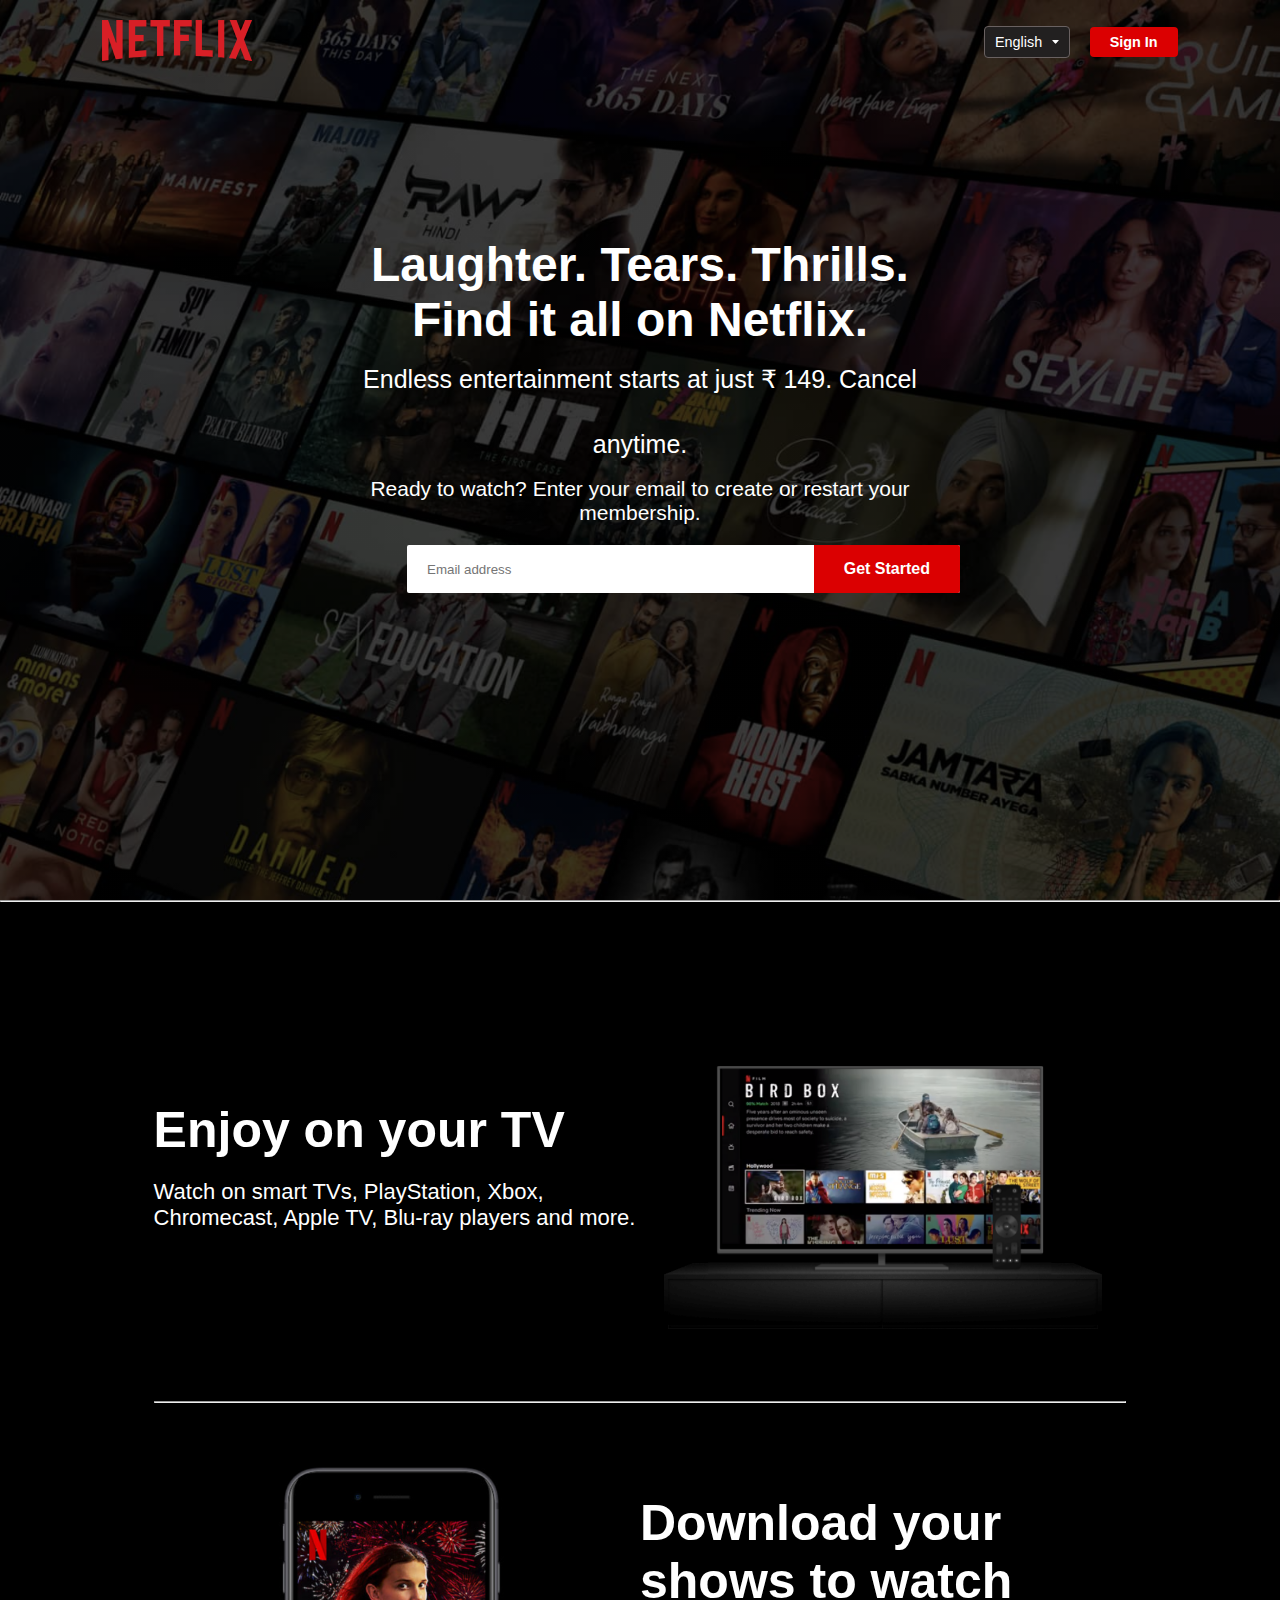
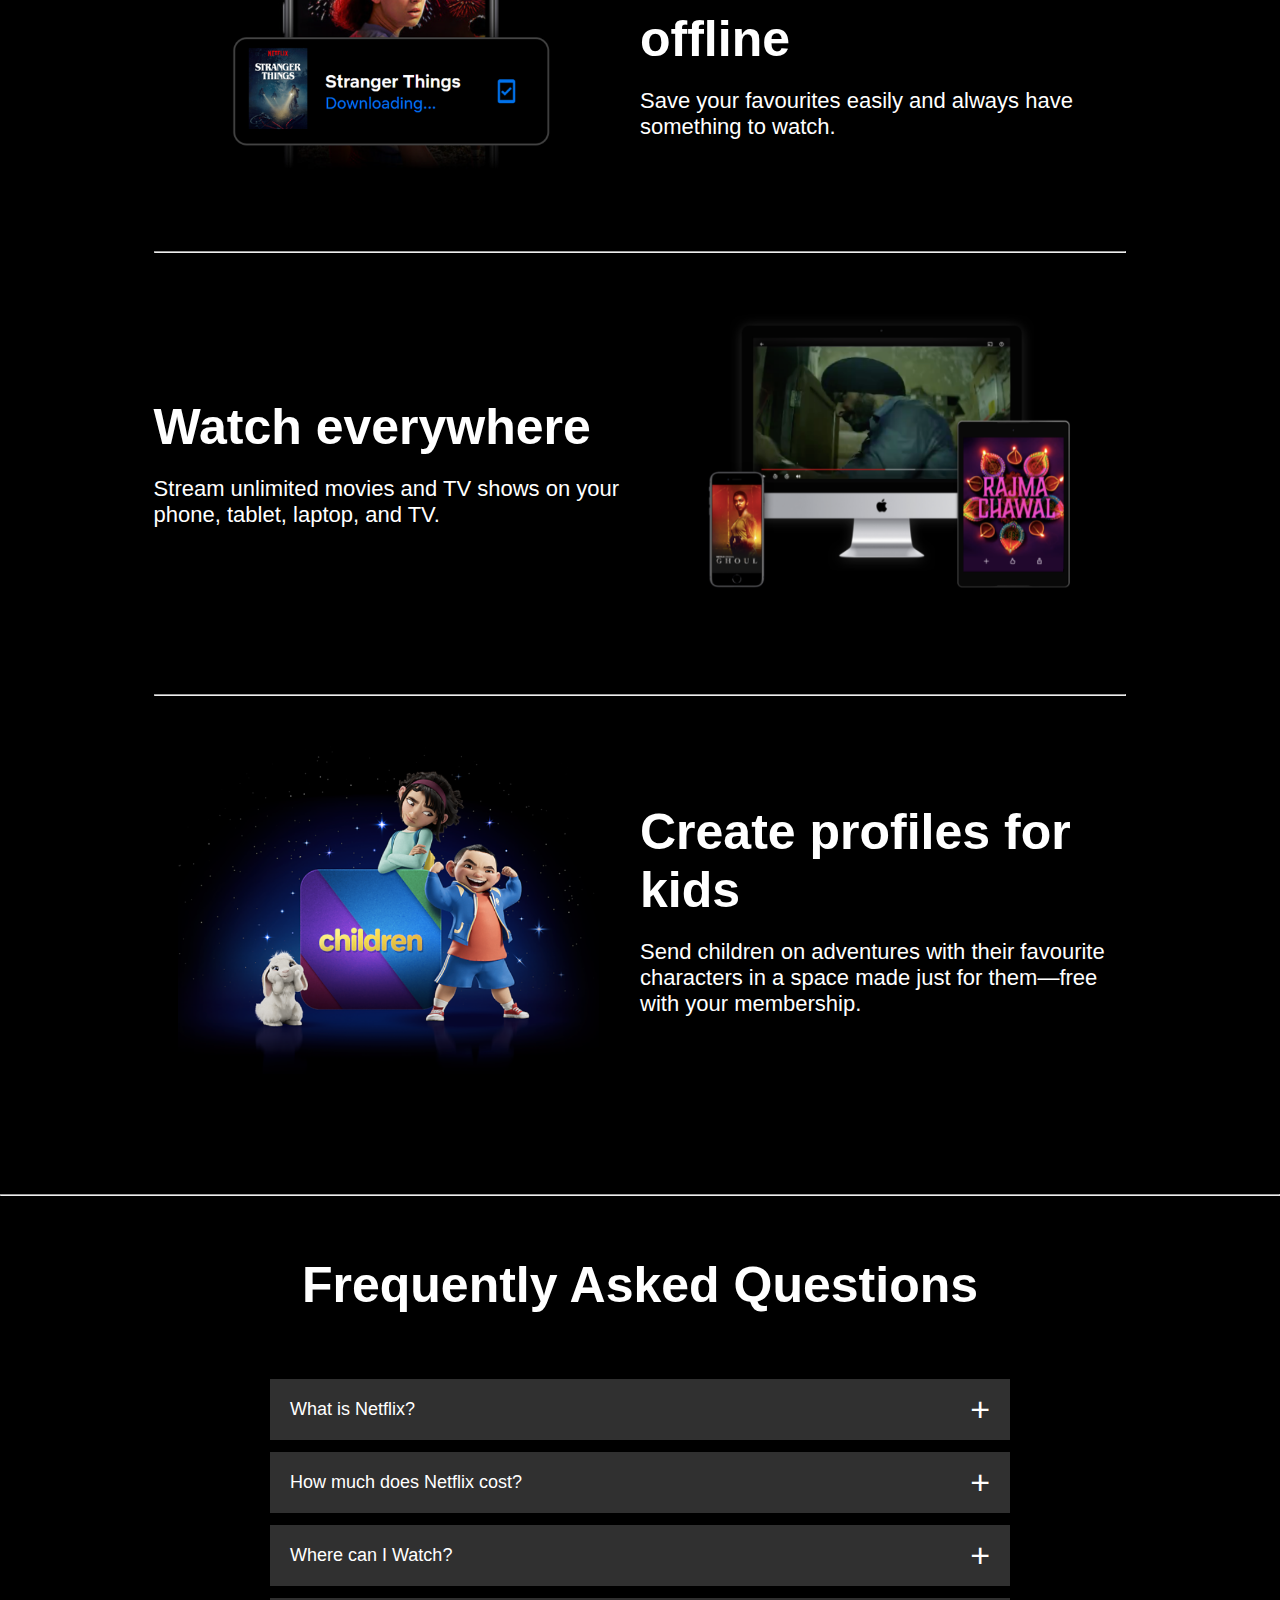
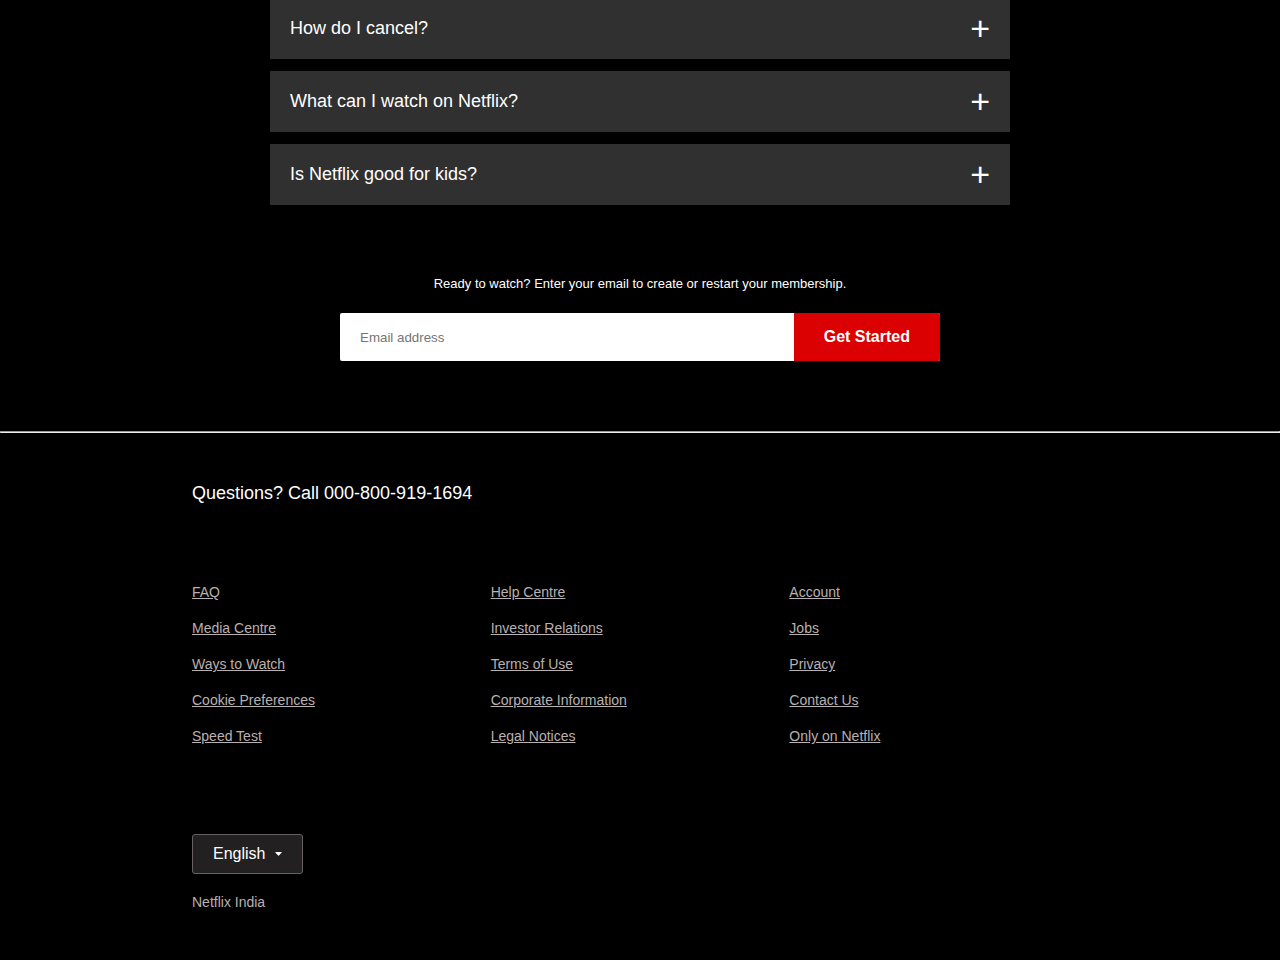
<file: Homepage of Netflix/index.html>
<!DOCTYPE html>
<html>
  <head>
    <meta name="viewport" content="width=device-width, initial-scale=1.0" />
    <title>Netflix India</title>
    <link rel="stylesheet" href="style.css" />
  </head>
  <body>
    <div class="header">
      <nav>
        <abrr title="Netflix"><img src="images/logo.png" class="logo" /></abrr>
        <div>
          <abbr title="Language"
            ><button class="language-btn">
              <big>English</big><img src="images/down-icon.png" /></button
          ></abbr>
          <abrr title="Sign In"
            ><button class="sign-btn">
              <big><b>Sign In</b></big>
            </button></abrr
          >
        </div>
      </nav>
      <div class="header-content">
        <h1>Laughter. Tears. Thrills. Find it all on Netflix.</h1>
        <p class="content1">
          Endless entertainment starts at just ₹ 149. Cancel anytime.
        </p>
        <p class="content2">
          Ready to watch? Enter your email to create or restart your membership.
        </p>
        <form class="email-signup">
          <input type="email" placeholder="Email address" required />
          <button type="submit"><b>Get Started</b></button>
        </form>
      </div>
    </div>
    <hr />

    <div class="features">
      <div class="row">
        <div class="text-col">
          <h2>Enjoy on your TV</h2>
          <p>
            Watch on smart TVs, PlayStation, Xbox, Chromecast, Apple TV, Blu-ray
            players and more.
          </p>
        </div>
        <div class="img-col">
          <img src="images/feature-1.png" />
        </div>
      </div>
      <hr />
      <div class="row">
        <div class="img-col">
          <img src="images/feature-2.png" />
        </div>
        <div class="text-col">
          <h2><b>Download your shows to watch offline</b></h2>
          <p>Save your favourites easily and always have something to watch.</p>
        </div>
      </div>
      <hr />
      <div class="row">
        <div class="text-col">
          <h2>Watch everywhere</h2>
          <p>
            Stream unlimited movies and TV shows on your phone, tablet, laptop,
            and TV.
          </p>
        </div>
        <div class="img-col">
          <img src="images/feature-3.png" />
        </div>
      </div>
      <hr />
      <div class="row">
        <div class="img-col">
          <img src="images/feature-4.png" />
        </div>
        <div class="text-col">
          <h2>Create profiles for kids</h2>
          <p>
            Send children on adventures with their favourite characters in a
            space made just for them—free with your membership.
          </p>
        </div>
      </div>
    </div>
    <hr />

    <div class="faq">
      <h2>Frequently Asked Questions</h2>
      <ul class="accordion">
        <li>
          <input type="radio" name="accordion" id="first" />
          <label for="accordion">What is Netflix?</label>
          <div class="content">
            <p>
              Netflix is a streaming service that offers a wide variety of
              award-winning TV shows, movies, anime, documentaries and more - on
              thousands of internet-connected devices.<br />
              You can watch as much as you want, whenever you want, without a
              single ad - all for one low monthly price. There's always
              something new to discover, and new TV shows and movies are added
              every week!
            </p>
          </div>
        </li>
        <li>
          <input type="radio" name="accordion" id="second" />
          <label for="accordion">How much does Netflix cost?</label>
          <div class="content">
            <p>
              Watch Netflix on your smartphone, tablet, Smart TV, laptop, or
              streaming device, all for one fixed monthly fee. Plans range from
              ₹ 149 to ₹ 649 a month. No extra costs, no contracts.
            </p>
          </div>
        </li>
        <li>
          <input type="radio" name="accordion" id="third" />
          <label for="accordion">Where can I Watch?</label>
          <div class="content">
            <p>
              Watch anywhere, anytime. Sign in with your Netflix account to
              watch instantly on the web at netflix.com from your personal
              computer or on any internet-connected device that offers the
              Netflix app, including smart TVs, smartphones, tablets, streaming
              media players and game consoles.<br />
              You can also download your favourite shows with the iOS, Android,
              or Windows 10 app. Use downloads to watch while you're on the go
              and without an internet connection. Take Netflix with you
              anywhere.
            </p>
          </div>
        </li>
        <li>
          <input type="radio" name="accordion" id="fourth" />
          <label for="accordion">How do I cancel?</label>
          <div class="content">
            <p>
              Netflix is flexible. There are no annoying contracts and no
              commitments. You can easily cancel your account online in two
              clicks. There are no cancellation fees - start or stop your
              account anytime.
            </p>
          </div>
        </li>
        <li>
          <input type="radio" name="accordion" id="fifth" />
          <label for="accordion">What can I watch on Netflix?</label>
          <div class="content">
            <p>
              Netflix has an extensive library of feature films, documentaries,
              TV shows, anime, award-winning Netflix originals, and more. Watch
              as much as you want, anytime you want.
            </p>
          </div>
        </li>
        <li>
          <input type="radio" name="accordion" id="sixth" />
          <label for="accordion">Is Netflix good for kids?</label>
          <div class="content">
            <p>
              The Netflix Kids experience is included in your membership to give
              parents control while kids enjoy family-friendly TV shows and
              films in their own space.<br />
              Kids profiles come with PIN-protected parental controls that let
              you restrict the maturity rating of content kids can watch and
              block specific titles you don't want kids to see.
            </p>
          </div>
        </li>
      </ul>
      <small>
        Ready to watch? Enter your email to create or restart your membership.
        <form class="email-signup">
          <input type="email" placeholder="Email address" required />
          <button type="submit"><b>Get Started</b></button>
        </form>
      </small>
    </div>
    <hr />
    <div class="footer">
      <h2>Questions? Call 000-800-919-1694</h2>
      <div class="row">
        <div class="col">
          <a href="#">FAQ</a>
          <a href="#">Media Centre</a>
          <a href="#">Ways to Watch</a>
          <a href="#">Cookie Preferences</a>
          <a href="#">Speed Test</a>
        </div>
        <div class="col">
          <a href="#">Help Centre</a>
          <a href="#">Investor Relations</a>
          <a href="#">Terms of Use</a>
          <a href="#">Corporate Information</a>
          <a href="#">Legal Notices</a>
        </div>
        <div class="col">
          <a href="#">Account</a>
          <a href="#">Jobs</a>
          <a href="#">Privacy</a>
          <a href="#">Contact Us</a>
          <a href="#">Only on Netflix</a>
        </div>
      </div>
      <abbr title="Language"
      ><button class="language-btn">
        <big>English</big><img src="images/down-icon.png" /></button
    ></abbr>
    <p class="copyryt">Netflix India</p>
    </div>
  </body>
</html>
</file>
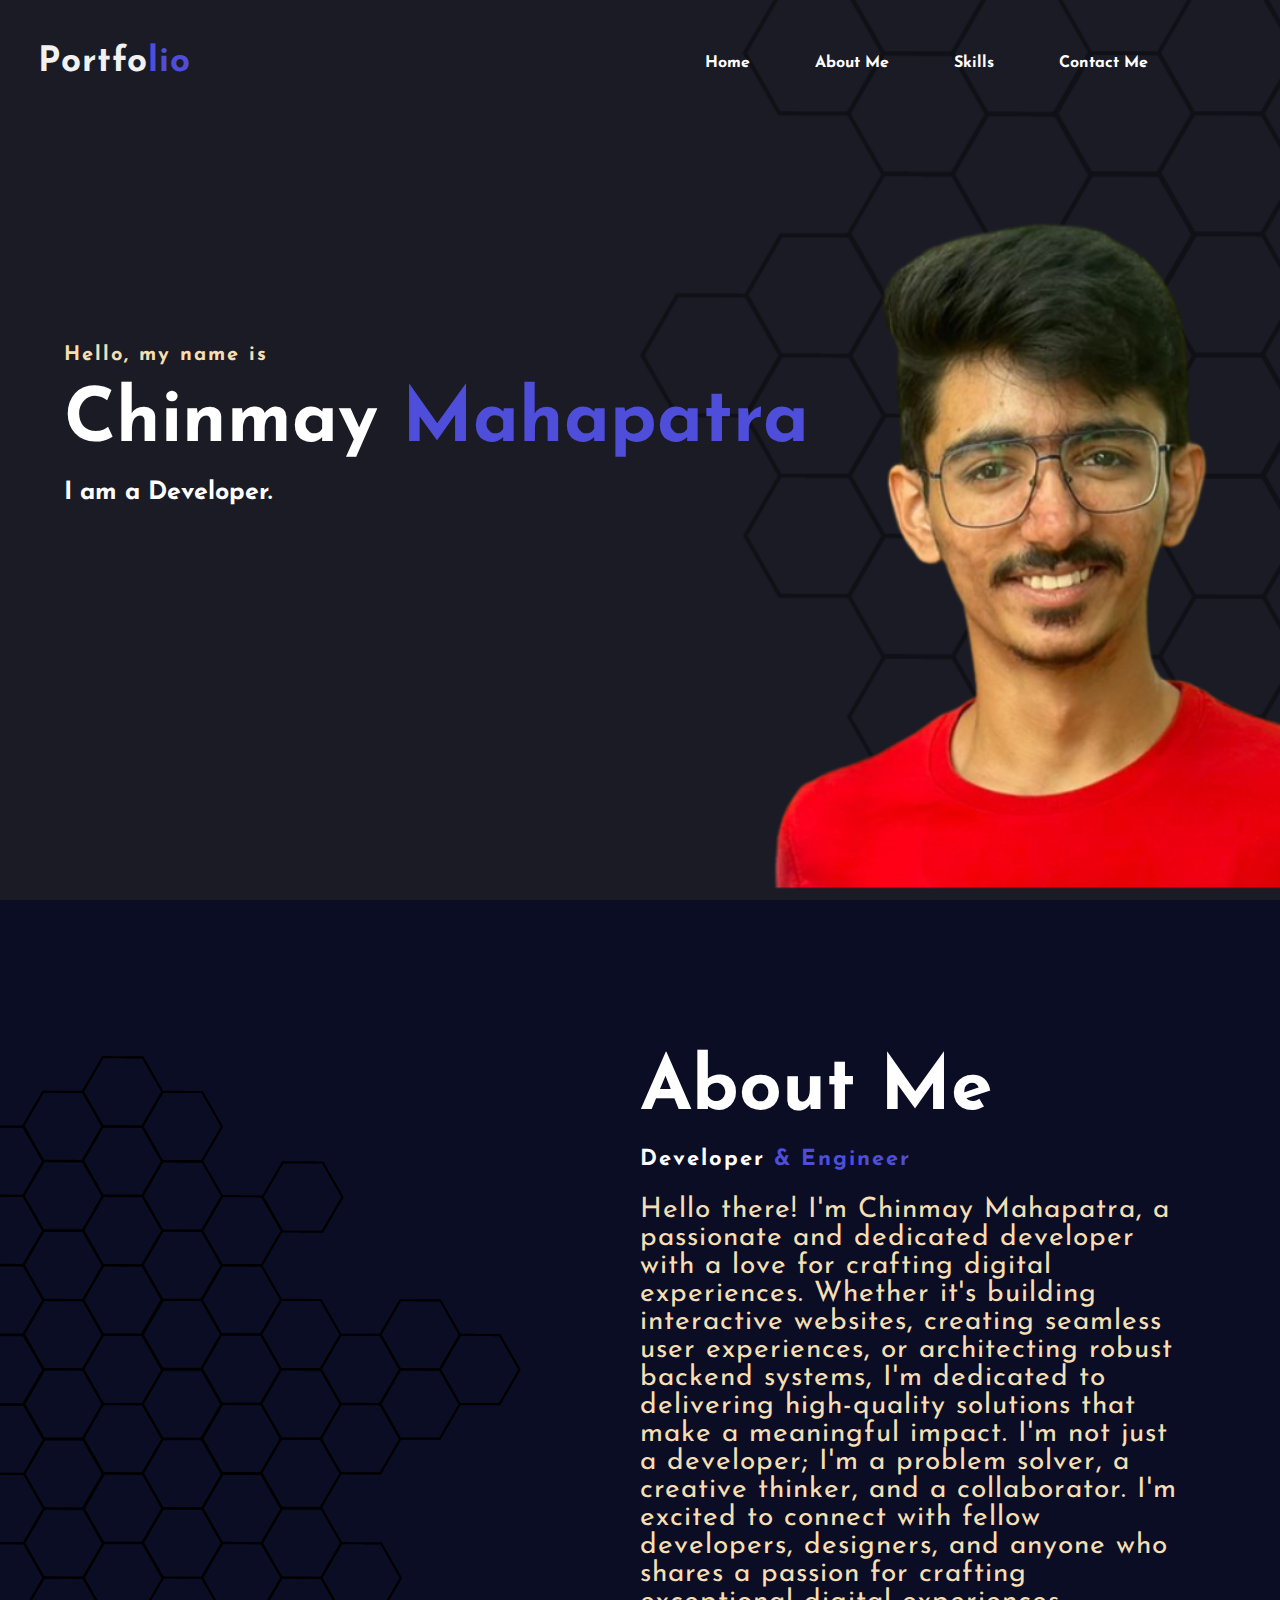
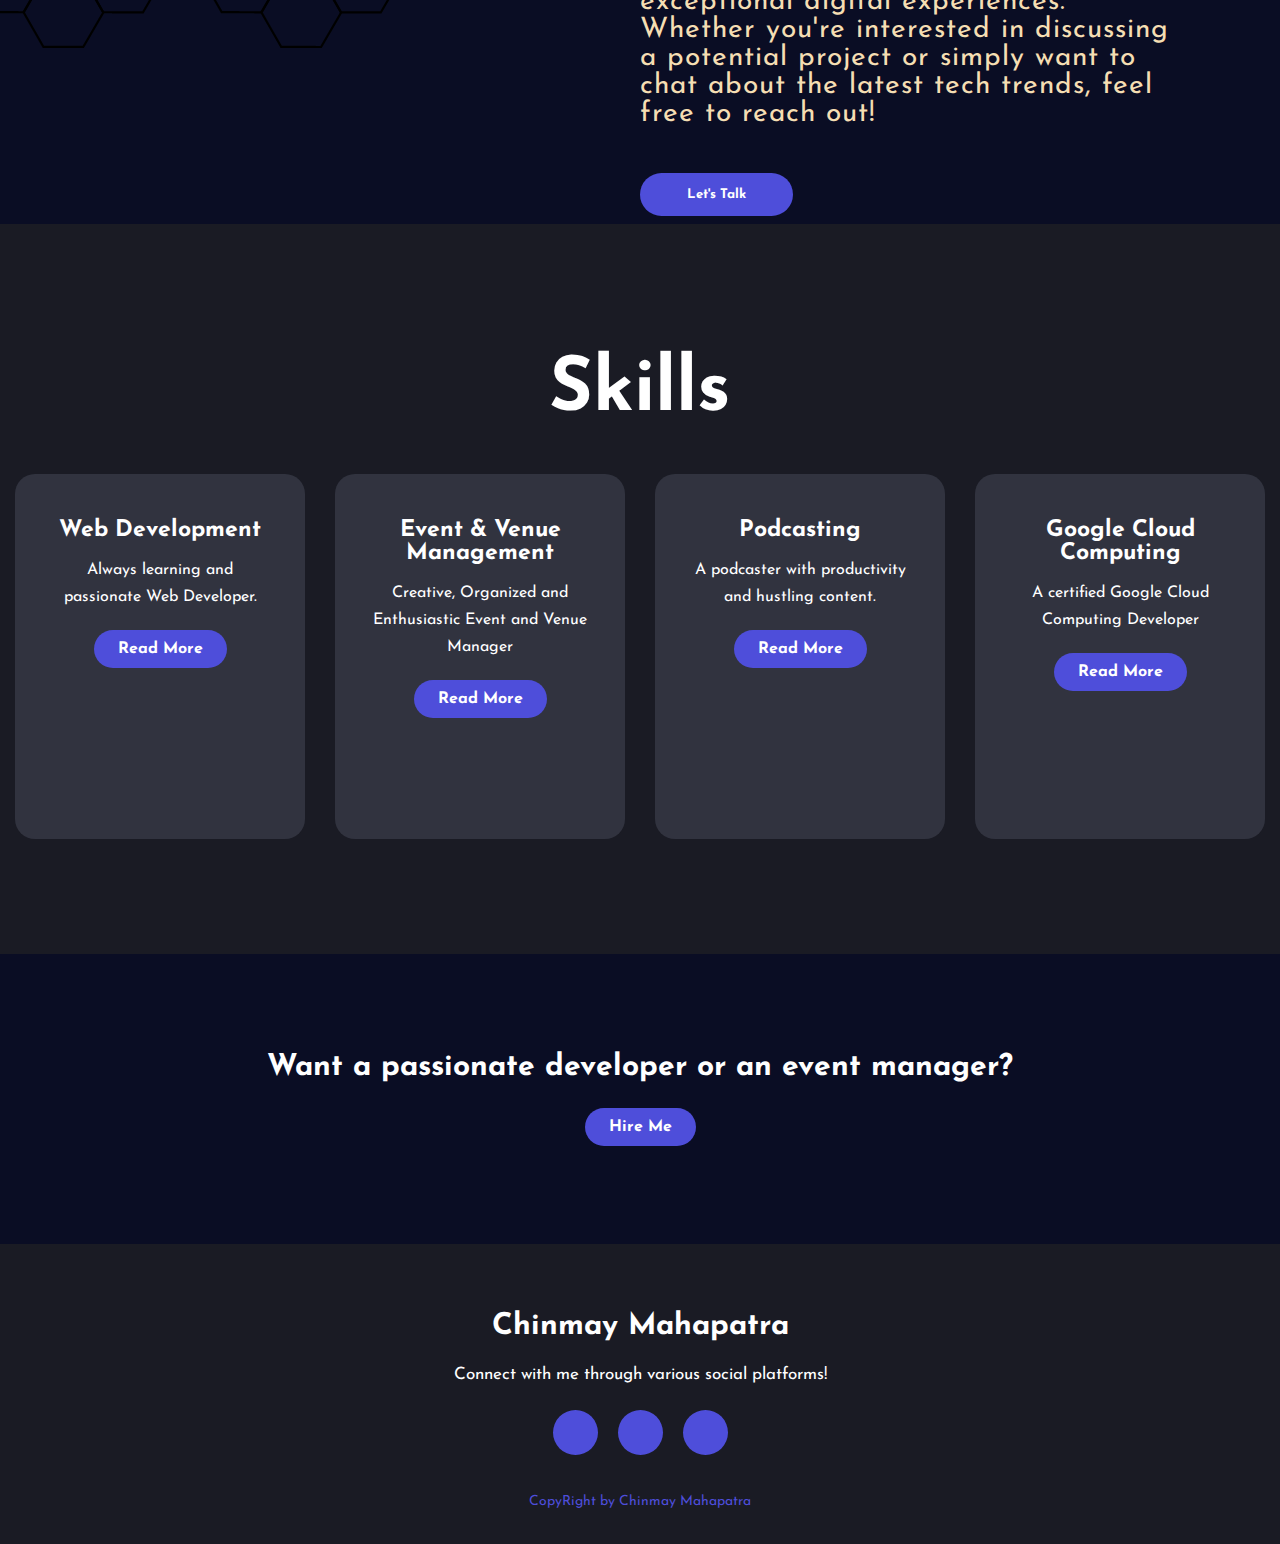
<file: Portfolio Website/index.html>
<!DOCTYPE html>
<html>
    <head>
        <title>Chinmay Mahapatra</title>
        <link rel="stylesheet" type="text/css" href="style.css">

        <link rel="preconnect" href="https://fonts.googleapis.com">
        <link href="https://fonts.googleapis.com/css2?family=Josefin+Sans:wght@300&display=swap" rel="stylesheet">

        <link rel="stylesheet" href="https://cdnjs.cloudflare.com/ajax/libs/font-awesome/6.4.2/css/all.min.css" integrity="sha512-z3gLpd7yknf1YoNbCzqRKc4qyor8gaKU1qmn+CShxbuBusANI9QpRohGBreCFkKxLhei6S9CQXFEbbKuqLg0DA==" crossorigin="anonymous" referrerpolicy="no-referrer" />
    </head>
    <body>
        <div class="main">
            <nav>
                <h2 class="logo">Portfo<span>lio</span></h2>
                <ul>
                    <li><a href='#'>Home</a></li>
                    <li><a href='#'>About Me</a></li>
                    <li><a href='#'>Skills</a></li>
                    <li><a href='#'>Contact Me</a></li>
                </ul>
            </nav>
            <div class="content">
                <h4>Hello, my name is</h4>
                <h1>Chinmay <span>Mahapatra</span></h3>
                <h3>I am a Developer.</h3>
            </div>
        </div>

        <section class="about">
            <div class="main2">
                <img src="images/section_main2.png">
                <div class="about-text">
                    <h2>About Me</h2>
                    <h5>Developer <span>& Engineer</span></h5>
                    <p>Hello there! I'm Chinmay Mahapatra, a passionate and dedicated developer with a love for crafting digital experiences. Whether it's building interactive websites, creating seamless user experiences, or architecting robust backend systems, I'm dedicated to delivering high-quality solutions that make a meaningful impact. I'm not just a developer; I'm a problem solver, a creative thinker, and a collaborator. I'm excited to connect with fellow developers, designers, and anyone who shares a passion for crafting exceptional digital experiences. Whether you're interested in discussing a potential project or simply want to chat about the latest tech trends, feel free to reach out!</p>
                    <button type="button">Let's Talk</button>
                </div>
            </div>
        </section>

        <div class="service">
            <div class="title">
                <h2>Skills</h2>
            </div>
            <div class="box">
                <div class="card">
                    <i class="fa-solid fa-code"></i>
                    <h5>Web Development</h5>
                    <div class="pra">
                        <p>Always learning and passionate Web Developer.</p>

                        <p style="text-align: center;">
                            <a class="button" href="#">Read More</a>
                        </p>
                    </div>
                </div>
                <div class="card">
                    <i class="fa-solid fa-calendar-days"></i>
                    <h5>Event & Venue Management</h5>
                    <div class="pra">
                        <p>Creative, Organized and Enthusiastic Event and Venue Manager</p>

                        <p style="text-align: center;">
                            <a class="button" href="#">Read More</a>
                        </p>
                    </div>
                </div>
                <div class="card">
                    <i class="fa-solid fa-podcast"></i>
                    <h5>Podcasting</h5>
                    <div class="pra">
                        <p>A podcaster with productivity and hustling content.</p>

                        <p style="text-align: center;">
                            <a class="button" href="#">Read More</a>
                        </p>
                    </div>
                </div>
                <div class="card">
                    <i class="fa-brands fa-google"></i>
                    <h5>Google Cloud Computing</h5>
                    <div class="pra">
                        <p>A certified Google Cloud Computing Developer</p>

                        <p style="text-align: center;">
                            <a class="button" href="#">Read More</a>
                        </p>
                    </div>
                </div>
            </div>
        </div>

        <div class="Contact-me">
            <p>Want a passionate developer or an event manager?</p>
            <a class="button-two" href="#">Hire Me</a>
        </div>

        <footer>
            <p>Chinmay Mahapatra</p>
            <p>Connect with me through various social platforms!</p>
            <div class="social">
                <a href="https://www.threads.net/@ambition_on_fleek_01" target="_blank"><i class="fa-brands fa-threads"></i></a>
                <a href="https://instagram.com/ambition_on_fleek_01?igshid=NjIwNzIyMDk2Mg==" target="blank"><i class="fa-brands fa-instagram"></i></a>
                <a href="https://www.linkedin.com/in/chinmay-mahapatra-3b2551213/" target="_blank"><i class="fa-brands fa-linkedin"></i></a>
            </div>
            <p class="end">CopyRight by Chinmay Mahapatra</p>
        </footer>
    </body>
</html>
</file>
<file: Homepage of Netflix/style.css>
*{
    margin: 0;
    padding: 0;
    font-family: 'Poppins', sans-serif;
    box-sizing: border-box;
}

body{
    background: black;
    color: #fff;
}

.header{
    width: 100%;
    height: 100vh;
    background-image: linear-gradient(rgba(0,0,0,0.7),rgba(0,0,0,0.7)), url(images/header-image.png);
    background-size: cover;
    background-position: center;
    padding: 10px 8%;
    position: relative;
}

nav{
    display: flex;
    align-items: center;
    justify-content: space-between;
    padding: 10px 0;
}

.logo{
    width: 150px;
    cursor: pointer;
}

nav button{
    border: 0;
    outline: 0;
    background: #db0001;
    color: #fff;
    padding: 7px 20px;
    font-size: 12px;
    border-radius: 4px;
    margin-left: 15px;
    cursor: pointer;
}

.language-btn{
    display: inline-flex;
    text-decoration: solid;
    align-items: center;
    background: rgb(34, 32, 32);
    border: 1px solid #696161;
    padding: 7px 10px;
}

.language-btn img{
    width: 7px;
    margin-left: 10px;
}

.sign-btn:hover {
    transition: 0.3s;
    background-color: #b91818;
}

.header-content{
    text-align: center;
    position: absolute;
    top: 35%;
    left: 50%;
    transform: translate(-50%, -50%);
    margin-top: 100px;
}

.header-content h1{
    font-size: 3rem;
    font-weight: 900;
}

.content1{
    font-size: 25px;
    line-height: 65px;
}

.content2{
    font-size: 21px;
}

.email-signup{
    background: #fff;
    border-radius: 2px;
    display: flex;
    align-items: center;
    margin-left: 87px;
    margin-top: 20px;
    max-width: 600px;
    overflow: hidden;
}

.email-signup input{
    flex: 1;
    border: 0;
    outline: 0;
    margin-left: 20px;
}

.email-signup button{
    background: #db0001;
    border: 0;
    outline: 0;
    color: #fff;
    font-size: 16px;
    cursor: pointer;
    padding: 15px 30px;
}

.email-signup button:hover{
    transition: 0.3s;
    background-color: #b91818;
}

.features{
    padding: 50px 12%;
    font-size: 22px;
}

.row{
    display: flex;
    width: 100%;
    align-items: center;
    flex-wrap: wrap;
    padding: 50px 0;
}

.text-col{
    flex-basis: 50%;
    margin-bottom: 20px;
}

.features h2{
    font-weight: 600;
    font-size: 50px;
    margin-bottom: 20px;
}

.img-col{
    flex-basis: 50%;
    margin-bottom: 20px;
}

.img-col img{
    display: block;
    width: 90%;
    margin: auto;
}

.faq{
    padding: 10px 12%;
    text-align: center;
    font-size: 18px;
}

.faq h2{
    text-align: center;
    margin-top: 50px;
    font-size: 50px;
}
.accordion{
    margin: 60px auto;
    width: 100%;
    max-width: 750px;
}
.accordion li{
    list-style: none;
    width: 100%;
    padding: 5px;
}
.accordion li label{
    display: flex;
    align-items: center;
    padding: 20px;
    font-size: 18px;
    font-weight: 500;
    background: #303030;
    margin-bottom: 2px;
    cursor: pointer;
    position: relative;
}
label::after{
    content: '+';
    font-size: 34px;
    position: absolute;
    right: 20px;
    transition: transform 0.5s;
}
input[type="radio"]{
    display: none;
}
.accordion .content{
    background: #303030;
    text-align: left;
    padding: 0 20px;
    max-height: 0;
    overflow: hidden;
}
.faq .email-signup{
    max-width: 600px;
    margin: 20px auto 60px;
}
.faq small{
    font-size: 13px;
}

.footer{
    padding: 50px 15% 10px;
}

.footer small{
    font-size: 15px;
    margin-bottom: 30px;
}

.footer h2{
    font-size: 18px;
    font-weight: 400;
    margin-bottom: 30px;
}
.footer .col{
    flex-basis: 25%;
    flex-grow: 1;
    margin-bottom: 20px;
}
.footer .col a{
    display: block;
    text-decoration: underline;
    color: #b9b1b1;
    font-size: 14px;
    margin-bottom: 20px;
}
.footer row{
    align-items: flex-start;
    padding: 10px 0;
}

.footer .language-btn{
    color: #fff;
    padding: 10px 20px;
    border-radius: 3px;
}
.copyryt{
    font-size: 14px;
    margin-top: 20px;
    color: #b9b1b1;
    margin-bottom: 40px;
}
</file>
<file: Portfolio Website/style.css>
*{
    padding:0;
    margin: 0;
    font-family: 'Josefin Sans', sans-serif;
    box-sizing: border-box;
}
.main{
    height: 100vh;
    width: 100%;
    background-image: url(images/Untitled\ design\ \(22\).png);
    background-size: cover;
    background-position: center;
}
nav{
    display: flex;
    align-items: center;
    justify-content: space-between;
    padding-top: 45px;
    padding-left: 3%;
    padding-right: 8%;
}
.logo{
    color: rgb(241, 241, 241);
    font-size: 35px;
    letter-spacing: 1px;
    cursor: pointer;
}
span{
    color: rgb(78, 78, 218);
}
nav ul li{
    list-style-type: none;
    display: inline-block;
    padding: 5px 30px;
}
nav ul li a{
    color: white;
    text-decoration: none;
    font-weight: bold;
    text-transform: capitalize;
}
nav ul li a:hover{
    color: rgb(78, 78, 218);
    transition: 0.3s;
}
.content{
    position: absolute;
    top: 50%;
    left: 5%;
    transform: translateY(-50%);
}
h1{
    color:white;
    margin: 20px 0px 20px;
    font-size: 75px;
}
h3{
    color: white;
    font-size: 25px;
    margin-bottom: 50px;
}
h4{
    color: wheat;
    letter-spacing: 2px;
    font-size: 20px;
}
.about{
    width: 100%;
    padding: 100px 0px;
    background-color: #0a0d24;
}
.about-text{
    width: 550px;
    position: absolute;
    top: 117%;
    left: 50%;
}
.about-text h2{
    color: white;
    font-size: 75px;
    text-transform: capitalize;
    margin-bottom: 20px;
}
.about-text h5{
    color: white;
    letter-spacing: 2px;
    font-size: 22px;
    margin-bottom: 25px;
    text-transform: capitalize;
}
.about-text p{
    color: wheat;
    letter-spacing: 1px;
    line-height: 28px;
    font-size: 28px;
    margin-bottom: 45px;
}
button{
    background-color: rgb(78, 78, 218);
    color: white;
    text-decoration: none;
    border: 2px solid transparent;
    font-weight: bold;
    padding: 13px 45px;
    border-radius: 30px;
    transition: .3s;
}
button:hover{
    background-color: transparent;
    border: 2px solid rgb(78, 78, 218);
    cursor: pointer;
}
.service{
    background: #1a1b24;
    width: 100%;
    padding: 100px 0px;
}
.title h2{
    color: white;
    font-size: 75px;
    width: 1130px;
    margin: 30px auto;
    text-align: center;
}
.box{
    display: flex;
    justify-content: center;
    align-items: center;
    min-width: 400px;
}
.card{
    height: 365px;
    width: 335px;
    padding: 20px 35px;
    background: #31333f;
    border-radius: 20px;
    margin: 15px;
    position: relative;
    overflow: hidden;
    text-align: center;
}
.card i{
    font-size: 50px;
    display: block;
    text-align: center;
    margin: 25px 0px;
    color: rgb(78, 78, 218);
}
h5{
    color: white;
    font-size: 23px;
    margin-bottom: 15px;
}
.pra p{
    color: white;
    font-size: 16px;
    line-height: 27px;
    margin-bottom: 25px;
}
.card .button{
    background-color: rgb(78, 78, 218);
    color: white;
    text-decoration: none;
    border: 2px solid transparent;
    font-weight: bold;
    padding: 9px 22px;
    border-radius: 30px;
    transition: .3s;
}
.card .button:hover{
    background-color: transparent;
    border: 2px solid rgb(78, 78, 218);
    cursor: pointer;
}
.Contact-me{
    width: 100%;
    height: 290px;
    background: #0a0d24;
    display: flex;
    align-items: center;
    flex-direction: column;
    justify-content: center;
}
.Contact-me p{
    color: white;
    font-size: 30px;
    font-weight: bold;
    margin-bottom: 25px;
}
.Contact-me .button-two{
    background-color: rgb(78, 78, 218);
    color: white;
    text-decoration: none;
    border: 2px solid transparent;
    font-weight: bold;
    padding: 9px 22px;
    border-radius: 30px;
    transition: .3s;
}
.Contact-me .button-two:hover{
    background-color: transparent;
    border: 2px solid rgb(78, 78, 218);
    cursor: pointer;
}
footer{
    position: relative;
    width: 100%;
    height: 300px;
    background: #1a1b24;
    display: flex;
    flex-direction: column;
    align-items: center;
    justify-content: center;
}
footer p:nth-child(1){
    font-size: 30px;
    color: white;
    margin-bottom: 20px;
    font-weight: bold;
}
footer p:nth-child(2){
    color: white;
    font-size: 17px;
    width: 500px;
    text-align: center;
    line-height: 26px;
}
.social{
    display: flex;
}
.social a{
    width: 45px;
    height: 45px;
    display: flex;
    align-items: center;
    justify-content: center;
    background: rgb(78, 78, 218);
    border-radius: 50%;
    margin: 22px 10px;
    color: white;
    text-decoration: none;
    font-size: 20px;
}
.social a:hover{
    transform:scale(1.3);
    transition: .3s;
}
.end{
    position: absolute;
    color: rgb(78, 78, 218);
    bottom: 35px;
    font-size: 14px;
}
</file>
